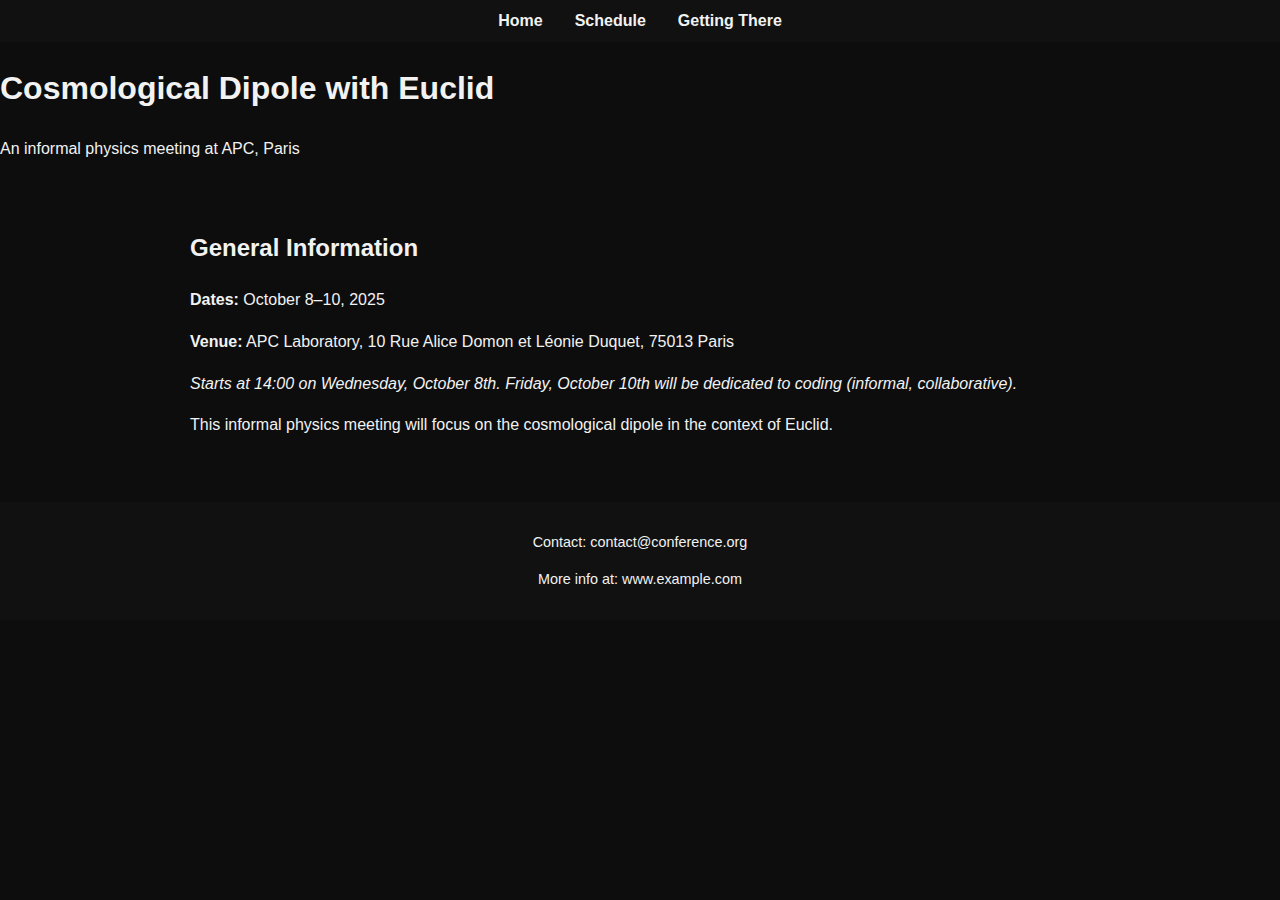
<file: index.html>
<!DOCTYPE html>
<html lang="en">
<head>
  <meta charset="UTF-8">
  <meta name="viewport" content="width=device-width, initial-scale=1.0">
  <title>Cosmological Dipole with Euclid</title>
  <link rel="stylesheet" href="style.css">
  <link href="https://fonts.googleapis.com/css2?family=Montserrat:wght@400;700&display=swap" rel="stylesheet">
</head>
<body>
  <header>
    <nav>
      <ul>
        <li><a href="index.html">Home</a></li>
        <li><a href="schedule.html">Schedule</a></li>
        <li><a href="getting-there.html">Getting There</a></li>
      </ul>
    </nav>
    <h1>Cosmological Dipole with Euclid</h1>
    <p>An informal physics meeting at APC, Paris</p>
  </header>

  <main>
    <section>
      <h2>General Information</h2>
      <p><strong>Dates:</strong> October 8–10, 2025</p>
      <p><strong>Venue:</strong> APC Laboratory, 10 Rue Alice Domon et Léonie Duquet, 75013 Paris</p>
      <p><em>Starts at 14:00 on Wednesday, October 8th. Friday, October 10th will be dedicated to coding (informal, collaborative).</em></p>
      <p>This informal physics meeting will focus on the cosmological dipole in the context of Euclid.</p>
    </section>
  </main>

  <footer>
    <p>Contact: contact@conference.org</p>
    <p>More info at: www.example.com</p>
  </footer>
</body>
</html>
</file>
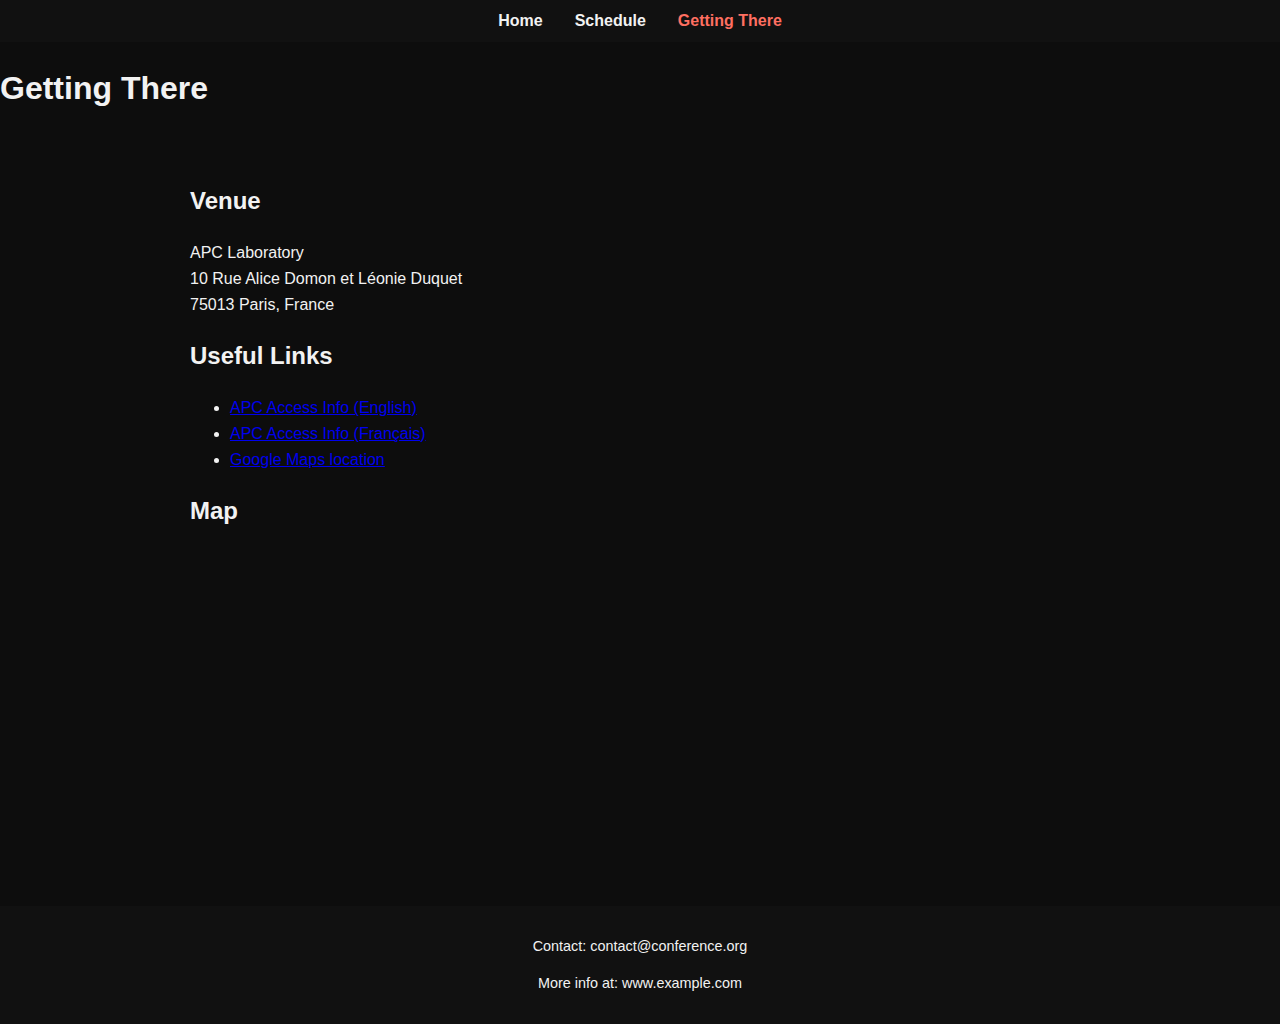
<file: getting-there.html>
<!DOCTYPE html>
<html lang="en">
<head>
  <meta charset="UTF-8">
  <meta name="viewport" content="width=device-width, initial-scale=1.0">
  <title>Getting There - Cosmological Dipole with Euclid</title>
  <link rel="stylesheet" href="style.css">
  <link href="https://fonts.googleapis.com/css2?family=Montserrat:wght@400;700&display=swap" rel="stylesheet">
</head>
<body>
  <header>
    <nav>
      <ul>
        <li><a href="index.html">Home</a></li>
        <li><a href="schedule.html">Schedule</a></li>
        <li><a href="getting-there.html" class="active">Getting There</a></li>
      </ul>
    </nav>
    <h1>Getting There</h1>
  </header>

  <main>
    <section>
      <h2>Venue</h2>
      <p>APC Laboratory<br>
      10 Rue Alice Domon et Léonie Duquet<br>
      75013 Paris, France</p>

      <h2>Useful Links</h2>
      <ul>
        <li><a href="https://apc.u-paris.fr/APC_CS/en/accesscontact" target="_blank">APC Access Info (English)</a></li>
        <li><a href="https://apc.u-paris.fr/APC_CS/fr/acces-contact" target="_blank">APC Access Info (Français)</a></li>
        <li><a href="https://maps.app.goo.gl/TaitVNwpMiUxfLbw6" target="_blank">Google Maps location</a></li>
      </ul>

      <h2>Map</h2>
      <iframe src="https://www.google.com/maps/embed?pb=!1m18!1m12!1m3!1d2624.8320376900813!2d2.374938!3d48.823108!2m3!1f0!2f0!3f0!3m2!1i1024!2i768!4f13.1!3m3!1m2!1s0x47e671c4b3c3c3ad%3A0xdeadbeef!2sAPC%20Laboratory!5e0!3m2!1sen!2sfr!4v0000000000" width="100%" height="300" style="border:0;" allowfullscreen="" loading="lazy"></iframe>
    </section>
  </main>

  <footer>
    <p>Contact: contact@conference.org</p>
    <p>More info at: www.example.com</p>
  </footer>
</body>
</html>
</file>
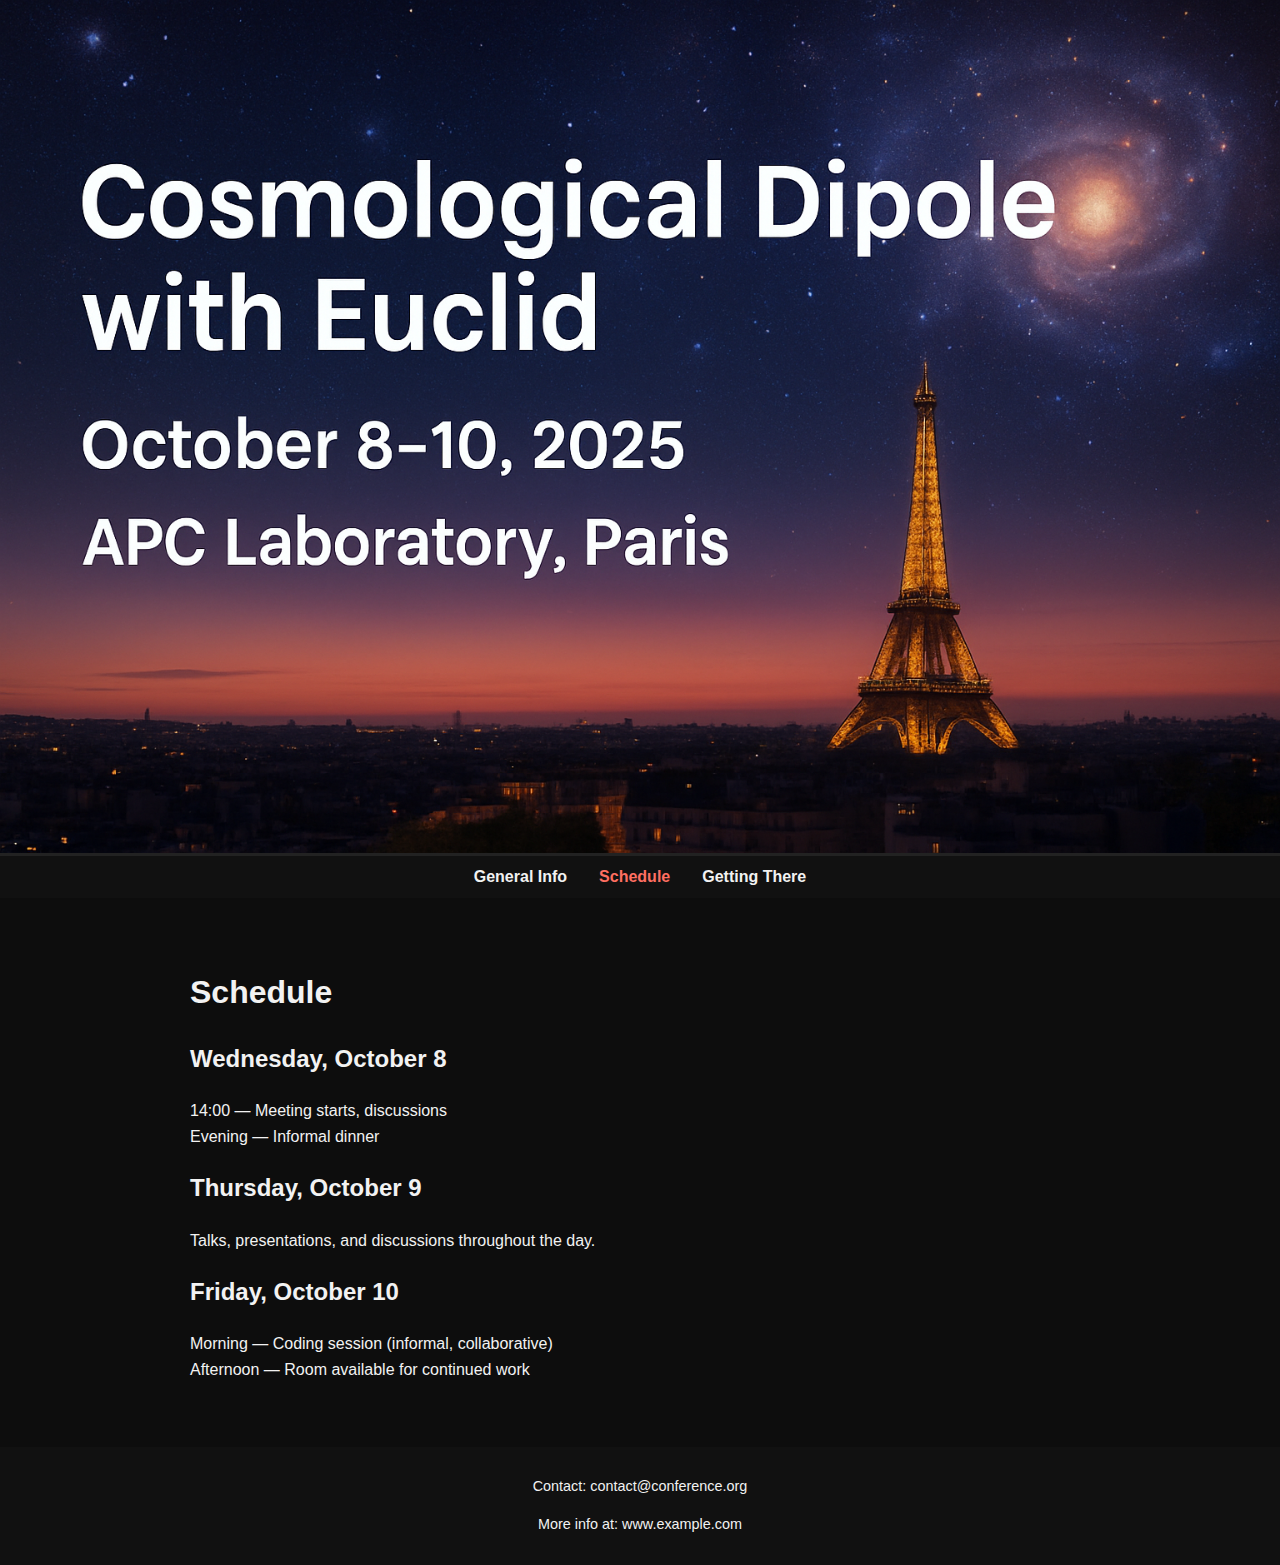
<file: schedule.html>
<!DOCTYPE html>
<html lang="en">
<head>
  <meta charset="UTF-8">
  <meta name="viewport" content="width=device-width, initial-scale=1.0">
  <title>Cosmological Dipole with Euclid - Schedule</title>
  <link rel="stylesheet" href="style.css">
</head>
<body>

<header class="banner">
  <img src="assets/banner.jpg" alt="Paris skyline with galaxies">
</header>

<nav>
  <ul>
    <li><a href="index.html">General Info</a></li>
    <li><a href="schedule.html" class="active">Schedule</a></li>
    <li><a href="getting-there.html">Getting There</a></li>
  </ul>
</nav>

<main>
  <h1>Schedule</h1>
  <h2>Wednesday, October 8</h2>
  <p>14:00 — Meeting starts, discussions<br>
  Evening — Informal dinner</p>

  <h2>Thursday, October 9</h2>
  <p>Talks, presentations, and discussions throughout the day.</p>

  <h2>Friday, October 10</h2>
  <p>Morning — Coding session (informal, collaborative)<br>
  Afternoon — Room available for continued work</p>
</main>

<footer>
  <p>Contact: contact@conference.org</p>
  <p>More info at: www.example.com</p>
</footer>

</body>
</html>
</file>
<file: style.css>
/* General reset */
body {
  margin: 0;
  font-family: 'Poppins', sans-serif;
  background-color: #0d0d0d;
  color: #f2f2f2;
  line-height: 1.6;
}

/* Banner */
.banner img {
  width: 100%;
  height: auto;
  display: block;
  border-bottom: 3px solid #222;
}

/* Navigation bar */
nav {
  background: #111;
  padding: 0.5em;
}

nav ul {
  list-style: none;
  margin: 0;
  padding: 0;
  display: flex;
  justify-content: center;
}

nav ul li {
  margin: 0 1em;
}

nav ul li a {
  color: #f2f2f2;
  text-decoration: none;
  font-weight: bold;
}

nav ul li a.active,
nav ul li a:hover {
  color: #ff6f61;
}

/* Main content */
main {
  max-width: 900px;
  margin: 2em auto;
  padding: 1em;
}

/* Footer */
footer {
  background: #111;
  text-align: center;
  padding: 1em;
  margin-top: 2em;
  font-size: 0.9em;
}
</file>
